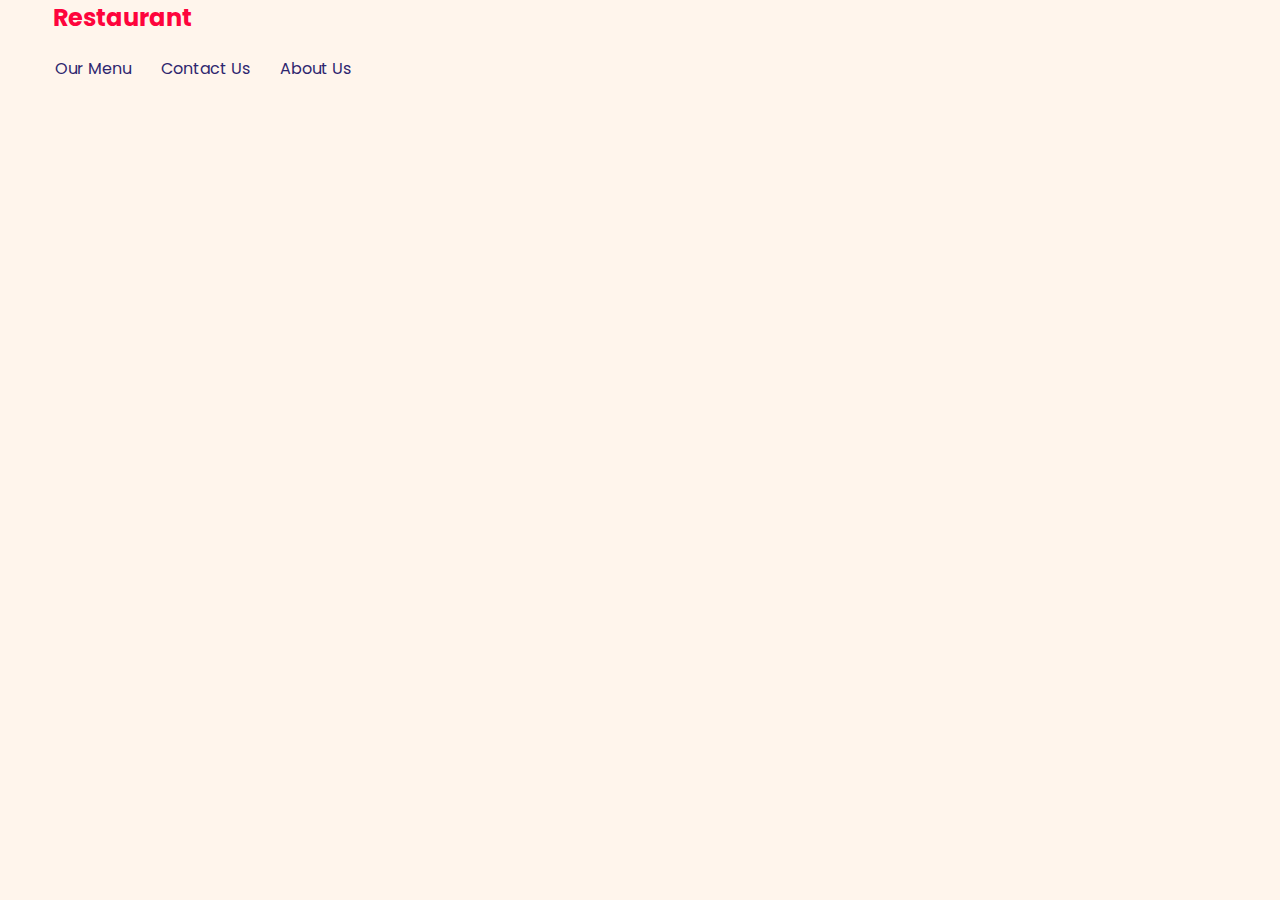
<file: index.html>
<!DOCTYPE html>
<html lang="en">
<head>
    <meta charset="UTF-8">
    <meta name="viewport" content="width=device-width, initial-scale=1.0">
    <link rel="stylesheet" href="style.css">
    <title>Restaurant</title>
</head>
<body>
    <!-- Header -->
    <header>
        <!-- logo -->
        <div class="logo-main">Restaurant</div>
        <!-- menu items -->
        <div class="menu_items">
            <ul>
                <li>Our Menu</li>
                <li>Contact Us</li>
                <li>About Us</li>
            </ul>
        </div>
    </header>


    <script src="/script.js"></script>
</body>
</html>
</file>
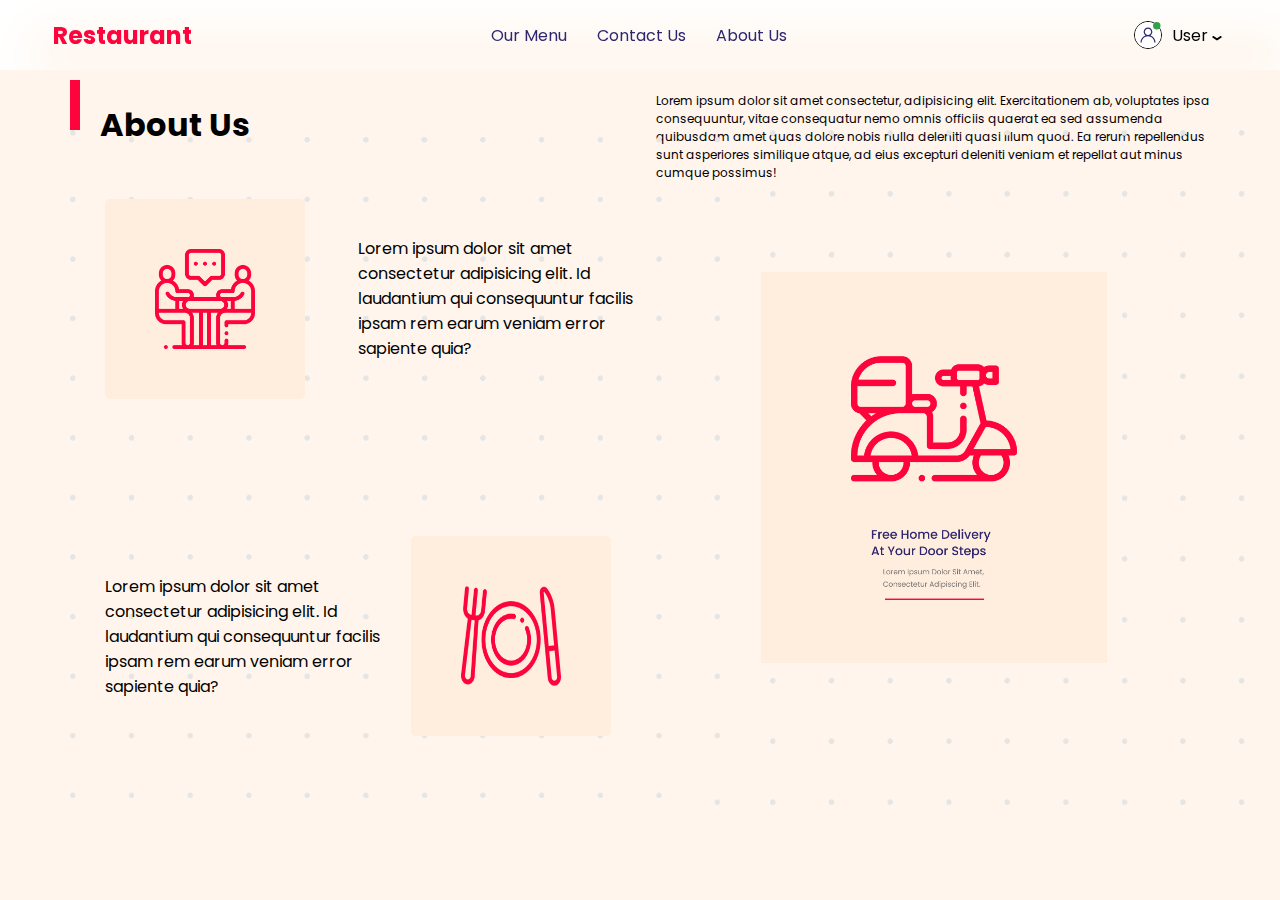
<file: aboutus.html>
<!DOCTYPE html>
<html lang="en">
<head>
    <meta charset="UTF-8">
    <meta name="viewport" content="width=device-width, initial-scale=1.0">
    <link rel="stylesheet" href="style.css">
    <title>Restaurant</title>
</head>
<body> 
    
    <!-- Header -->
    <div class="header-container">
        <!-- logo -->
        <a href="./index.html" class="logo-main">Restaurant</a>
        <!-- menu items -->
        <div class="menu_items">
            <ul>
                <li><a href="/ourmenu.html">Our Menu</a></li>
                <li><a href="/contactus.html">Contact Us</a></li>
                <li><a href="/aboutus.html">About Us</a></li>
            </ul>
            <!-- <a href="./ourmenu.html" class="menu-link">Our Menu</a>
            <a href="./contactus.html" class="menu-link">Contact Us</a>
            <a href="./aboutus.html" class="menu-link">About Us</a> -->
        </div>
        <!-- user section -->
        <div class="user_panel">
            <a href="#" class="usericon">
                <svg xmlns="http://www.w3.org/2000/svg" width="26" height="26" viewBox="0 0 52 52" fill="none">
                    <circle cx="26" cy="26" r="26" fill="white" />
                    <path
                        d="M36.6066 30.3934C34.9729 28.7596 33.0283 27.5502 30.9066 26.8181C33.179 25.253 34.6719 22.6337 34.6719 19.6719C34.6719 14.8902 30.7817 11 26 11C21.2183 11 17.3281 14.8902 17.3281 19.6719C17.3281 22.6337 18.821 25.253 21.0935 26.8181C18.9718 27.5502 17.0272 28.7596 15.3934 30.3934C12.5603 33.2265 11 36.9934 11 41H13.3438C13.3438 34.0213 19.0213 28.3438 26 28.3438C32.9787 28.3438 38.6562 34.0213 38.6562 41H41C41 36.9934 39.4397 33.2265 36.6066 30.3934ZM26 26C22.5107 26 19.6719 23.1613 19.6719 19.6719C19.6719 16.1825 22.5107 13.3438 26 13.3438C29.4893 13.3438 32.3281 16.1825 32.3281 19.6719C32.3281 23.1613 29.4893 26 26 26Z"
                        fill="#2E266F" />
                    <circle cx="43.5" cy="7.5" r="7.5" fill="#31A24C" />
                </svg>
            </a>
            <div class="usr-txt">
                <p>
                    User
    
                    <svg xmlns="http://www.w3.org/2000/svg" width="10" height="5" viewBox="0 0 10 5" fill="none">
                        <path
                            d="M4.47171 4.25311L0.220381 1.35447C-0.0734605 1.15413 -0.0734605 0.830161 0.220381 0.631945L0.926852 0.15026C1.22069 -0.0500867 1.69584 -0.0500867 1.98656 0.15026L5 2.20488L8.01344 0.15026C8.30728 -0.0500867 8.78243 -0.0500867 9.07315 0.15026L9.77962 0.631945C10.0735 0.832292 10.0735 1.15626 9.77962 1.35447L5.52829 4.25311C5.2407 4.45346 4.76555 4.45346 4.47171 4.25311Z"
                            fill="black" />
                    </svg>
                </p>
    
    
            </div>
    
        </div>
    </div>

    <!-- Content container -->
    <div class="aboutus-container">
        <div class="about-title">
            <h1 style="margin-left: 20px;">About Us</h1>
            <p style="width: 50%; font-size: 12px;">Lorem ipsum dolor sit amet consectetur, adipisicing elit. Exercitationem ab, voluptates ipsa consequuntur, vitae consequatur nemo omnis officiis quaerat ea sed assumenda quibusdam amet quas dolore nobis nulla deleniti quasi illum quod. Ea rerum repellendus sunt asperiores similique atque, ad eius excepturi deleniti veniam et repellat aut minus cumque possimus!</p>
        </div>

        <div class="about-container">
            <img src="./assets/Group.png" alt="grid" class="bg-container">
            <img src="./assets/Group-1.png" alt="grid2" class="bg-container" style="margin-left: 50px;">
            <div class="about-content-container">
                <div class="about-leftside">
                    <div class="about-cardbox">
                        <div style="width: 200px; height: 200px; background: #FFEDDE; margin-left: 35px; border-radius: 5px; align-items: center; justify-content: center; display: flex;">
                            <img src="./assets/Icon.png" alt="icon" style="width: 100px; height: 100px;">
                        </div>            
                            <p style="width: 50%; height: fit-content;">Lorem ipsum dolor sit amet consectetur adipisicing elit. Id laudantium qui consequuntur facilis ipsam rem earum veniam error sapiente quia?</p>
                    </div>
                    <div class="about-cardbox">
                        <p style="width: 50%; height: fit-content; margin-left: 35px;">Lorem ipsum dolor sit amet consectetur adipisicing elit. Id laudantium qui consequuntur facilis ipsam rem earum veniam error sapiente quia?</p>
                        <div style="width: 200px; height: 200px; background: #FFEDDE; margin-right: 35px; border-radius: 5px; align-items: center; justify-content: center; display: flex;">
                            <img src="./assets/Icon-dinner.png" alt="icon" style="width: 100px; height: 100px;">
                        </div>
                    </div>
                </div>
                <div class="about-rightside">

                        <img src="./assets/Table3.png" alt="icon" style="width: 60%; justify-content: center; align-items: center; display: flex;">

                </div>
            </div>
        </div>
    </div>

    <!-- location container -->



    <script src="/script.js"></script>
</body>
</html>
</file>
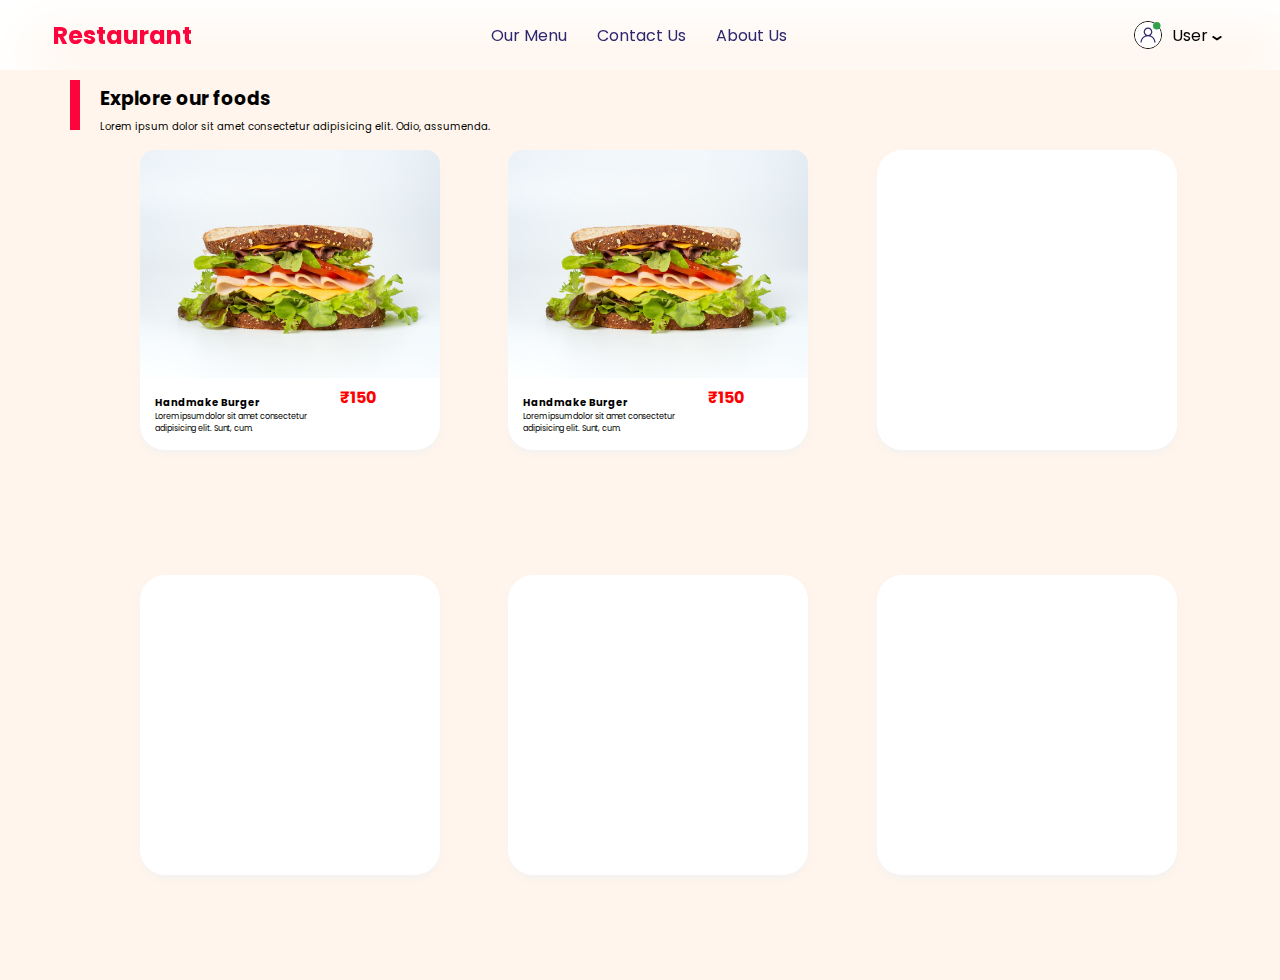
<file: ourmenu.html>
<!DOCTYPE html>
<html lang="en">
<head>
    <meta charset="UTF-8">
    <meta name="viewport" content="width=device-width, initial-scale=1.0">
    <link rel="stylesheet" href="style.css">
    <title>Our Menu</title>
</head>
<body> 
    
    <!-- Header -->
    <div class="header-container">
        <!-- logo -->
        <a href="./index.html" class="logo-main">Restaurant</a>
        <!-- menu items -->
        <div class="menu_items">
            <ul>
                <li><a href="/ourmenu.html">Our Menu</a></li>
                <li><a href="/contactus.html">Contact Us</a></li>
                <li><a href="/aboutus.html">About Us</a></li>
            </ul>
            <!-- <a href="./ourmenu.html" class="menu-link">Our Menu</a>
            <a href="./contactus.html" class="menu-link">Contact Us</a>
            <a href="./aboutus.html" class="menu-link">About Us</a> -->
        </div>
        <!-- user section -->
        <div class="user_panel">
            <a href="#" class="usericon">
                <svg xmlns="http://www.w3.org/2000/svg" width="26" height="26" viewBox="0 0 52 52" fill="none">
                    <circle cx="26" cy="26" r="26" fill="white" />
                    <path
                        d="M36.6066 30.3934C34.9729 28.7596 33.0283 27.5502 30.9066 26.8181C33.179 25.253 34.6719 22.6337 34.6719 19.6719C34.6719 14.8902 30.7817 11 26 11C21.2183 11 17.3281 14.8902 17.3281 19.6719C17.3281 22.6337 18.821 25.253 21.0935 26.8181C18.9718 27.5502 17.0272 28.7596 15.3934 30.3934C12.5603 33.2265 11 36.9934 11 41H13.3438C13.3438 34.0213 19.0213 28.3438 26 28.3438C32.9787 28.3438 38.6562 34.0213 38.6562 41H41C41 36.9934 39.4397 33.2265 36.6066 30.3934ZM26 26C22.5107 26 19.6719 23.1613 19.6719 19.6719C19.6719 16.1825 22.5107 13.3438 26 13.3438C29.4893 13.3438 32.3281 16.1825 32.3281 19.6719C32.3281 23.1613 29.4893 26 26 26Z"
                        fill="#2E266F" />
                    <circle cx="43.5" cy="7.5" r="7.5" fill="#31A24C" />
                </svg>
            </a>
            <div class="usr-txt">
                <p>
                    User
    
                    <svg xmlns="http://www.w3.org/2000/svg" width="10" height="5" viewBox="0 0 10 5" fill="none">
                        <path
                            d="M4.47171 4.25311L0.220381 1.35447C-0.0734605 1.15413 -0.0734605 0.830161 0.220381 0.631945L0.926852 0.15026C1.22069 -0.0500867 1.69584 -0.0500867 1.98656 0.15026L5 2.20488L8.01344 0.15026C8.30728 -0.0500867 8.78243 -0.0500867 9.07315 0.15026L9.77962 0.631945C10.0735 0.832292 10.0735 1.15626 9.77962 1.35447L5.52829 4.25311C5.2407 4.45346 4.76555 4.45346 4.47171 4.25311Z"
                            fill="black" />
                    </svg>
                </p>
    
    
            </div>
    
        </div>
    </div>

    <!-- Content container -->
    <div class="aboutus-container">
        <div class="ourmenu-title">
            <h3 style="margin-left: 20px;">Explore our foods</h3>
            <p style="font-size: 10px; margin-left: 20px;">Lorem ipsum dolor sit amet consectetur adipisicing elit. Odio, assumenda.</p>
        </div>

        <div class="ourmenu-container">
            <div class="foodcard">
                <img src="./assets/burger1.png" alt="burger1" style="background-size: contain; width: 100%;">
                <div style="display: flex;">
                    <div style="display: flex; flex-direction: column; margin: 0 15px; width: 170px; margin-top: 10px;">
                        <Strong style="font-size: 10px;">Handmake Burger</Strong>
                        <small style="font-size: 8px;">Lorem ipsum dolor sit amet consectetur adipisicing elit. Sunt, cum.</small>
                    </div>
                    <strong style="color: red; display: flex;">&#x20B9;150</strong>
                </div>
            </div>
            <div class="foodcard">
                <img src="./assets/burger1.png" alt="burger1" style="background-size: contain; width: 100%;">
                <div style="display: flex;">
                    <div style="display: flex; flex-direction: column; margin: 0 15px; width: 170px; margin-top: 10px;">
                        <Strong style="font-size: 10px;">Handmake Burger</Strong>
                        <small style="font-size: 8px;">Lorem ipsum dolor sit amet consectetur adipisicing elit. Sunt, cum.</small>
                    </div>
                    <strong style="color: red; display: flex;">&#x20B9;150</strong>
                </div>
            </div>
            <div class="foodcard">

            </div>
        </div>
        <div class="ourmenu-container">
            <div class="foodcard">
                
            </div>
            <div class="foodcard">

            </div>
            <div class="foodcard">

            </div>
        </div>


    </div>

    <!-- location container -->



    <script src="/script.js"></script>
</body>
</html>
</file>
<file: style.css>
@import url('https://fonts.googleapis.com/css2?family=Dancing+Script:wght@700&family=Poppins&display=swap');

/* *{
    margin: 0;
    padding: 0;
    overflow-x: hidden;

} */
body{
    position: relative;
    margin: 0;
    padding: 0;
    font-family: Poppins;
    display: flex;
    flex-direction: column;
    /* overflow-x: hidden; */
    background-color: #FFF5EC;;
    width: 100%;
    height: 100vh;
    flex-shrink: 0;
}

.sidebar{
    position: relative;
    display: flex;
    width: 25%;
    height: 100vh;
    background-color: #FE043C;
    justify-content: flex-end;
    margin-left: 75%;
}

.header-container{
    position: fixed;
    /* background-color: aqua; */
    width: 100%;
    height: 70px;
    flex-shrink: 0;
    display: flex;
    align-items: center;
    justify-content: space-between;
    box-shadow: 20px 20px 50px 10px white inset;
}

.logo-main{
    justify-content: center;    
    display: flex;
    flex-direction: column;
    width: 245px;
    /* height: 108px; */
    flex-shrink: 0;
    color: #FE043C;
    text-align: center;
    font-size: 24px;
    font-style: normal;
    font-weight: 700;
    line-height: normal;
    text-decoration: none;
}

.menu_items{
    /* border: 1px solid #2E266F; */
    display: flex;
    width: 490px;
    /* height: 25px; */
    /* flex-shrink: 0; */
    /* justify-content: center; */
}

.menu_items ul{
    display: flex;
    color: #2E266F;
    text-align: center;
    font-size: 16px;
    font-weight: 400;
    list-style: none;
}
.menu_items ul > li{
    padding: 5px;
    display: flex;
    margin: 0 10px;
}
/* .menu_items ul > li:hover{
    background-color: royalblue;
    color: white;
    border-radius: 5px;
    padding: 5px;
} */

.menu_items a{
    text-decoration: none;
    color: #2E266F;
}

.menu_items a:hover{
    /* background-color: royalblue; */
    cursor: pointer;
    text-decoration: none;
    /* color: white;
    border: 1px solid black; */
    border-bottom: 2px solid #FE043C;
}

.user_panel{
    display: flex;
    width: 114px;
    height: 52px;
    flex-shrink: 0;
    align-items: center;
    justify-content: center;
    margin-right: 50px;
}

.usericon{
    border: 1px solid black;
    border-radius: 100%;
    /* display: flex; */
    width: 26px;
    height: 26px;
    margin: 0 10px;
    flex-shrink: 0;
}

.usr_txt{
    display: flex;
    width: 53px;
    height: 11px;
    flex-shrink: 0;
}

.usr_txt > p{
    display: flex;
    width: 36px;
    height: 11px;
    /* flex-direction: column; */
    justify-content: center;
    flex-shrink: 0;
    color: #FFF;
    text-align: center;
    font-family: Poppins;
    font-size: 16px;
    font-style: normal;
    font-weight: 400;
    line-height: normal;
    padding-left: 5px;
}

.content-container{
    display: flex;
    position: fixed;
    width: 100%;
    height: 700px;
    padding: 0 5%;
    flex-shrink: 0;
    margin: 70px 0;
    /* border: 1px solid greenyellow; */
}
.left-container{
    width: 757px;
    height: 430px;
    /* border: 1px solid #FE043C; */
    margin-top: 110px;
}

.title-food{
    margin: 0;
    padding: 0;
    color: #2E266F;
    font-family: Poppins;
    font-size: 100px;
    font-weight: 900;
    opacity: 0.09;
}

.desc-food{
    margin: 0;
    padding: 0;
    color: #2E266F;
    font-family: Poppins;
    font-size: 65px;
    font-weight: 700;
    text-transform: capitalize;
}

.search-container{
    display: flex;
    width: 450px;
    height: auto;
    flex-shrink: 0;
    background-color: white;
    align-items: center;
    justify-content: space-between;
}

.search-container > input{
    padding: 20px 35px;
    border: none;
    outline: none;
    font-size: 20px;
}

.search-container > button{
    background-color: #FE043C;
    border: none;
    padding: 15px 45px;
    color: white;
    font-size: 15px;
    font-weight: 600;
    border-radius: 60px 0px 0px 0px;
    cursor: pointer;
}

.location-container{
    position: fixed;
    display: flex;
    width: 280px;
    height: 65px;
    background-color: #FE043C;
    flex-shrink: 0;
    justify-content: center;
    align-items: center;
    left: 0;
    bottom: 0;
    margin-bottom: 20px;
    border-radius: 0px 100px 100px 0px;
}

.location-container > p{
    color: #FFF;
    margin-left: 10px;
    font-size: 30px;
    font-weight: 500;
    line-height: 90px; /* 300% */
    text-transform: capitalize;
}

.right-container{
    display: flex;
    position: relative;
    background-image: url(./assets/VectorBG.svg);
    background-size: 70%;
    background-repeat: repeat-y;
    margin: 70px 0 70px 0;
    width: 450px;
    height: 100%;
    align-items: center;
    justify-content: center;
    /* border: 1px solid royalblue; */
}

.lettuce{
    position: relative;
    width: 300px;
    top: -200px;
}

.food_1{
    position: absolute;
    width: 500px;
    top: 100px;
}


/* About us */
.aboutus-container{
    display: flex;
    flex-direction: column;
    width: 90%;
    height: 100vh;
    margin: 80px 70px 0 70px;
    /* border: 1px solid black; */
}

.about-title{
    justify-content: space-between;
    display: flex;
    width: 100%;
    height: 50px;
    border-left: 10px solid #FE043C;
    /* border: 1px solid greenyellow; */
}



.about-container{
    display: flex;
    width: 100%;
    height: 75vh;
    /* height: 100vh; */
    /* border: 1px solid blue; */
}

.bg-container{
    width: 650px;
    position: relative;
}

.about-content-container{
    display: flex;
    /* flex-direction: column; */
    position: absolute;
    width: 90%;
    height: 75vh;
    /* background: rgba(221, 225, 115, 0.2); */
}

.about-leftside{
    display: flex;
    flex-direction: column;
    width: 50%;
    /* height: 100vh; */
    /* border: 1px solid rgb(212, 32, 32); */
    justify-content: space-between;
    align-items: center;
    /* text-align: center; */
}

.about-cardbox{
    display: flex;
    width: 100%;
    height: 50%;
    align-items: center;
    /* border: 1px solid rgb(48, 48, 3); */
    justify-content: space-between;
}

.about-right-cardbox{
    display: flex;
    width: 100%;
    height: 50%;
    align-items: center;
    /* border: 1px solid rgb(48, 48, 3); */
    justify-content: center;
    align-items: center;
}

.about-rightside{
    width: 50%;
    /* height: 100vh; */
    /* border: 1px solid rgb(61, 31, 227); */
    justify-content: center; 
    align-items: center; 
    display: flex;
}

/* Our menu */

.ourmenu-title{
    /* justify-content: space-between; */
    display: flex;
    flex-direction: column;
    width: 100%;
    height: 50px;
    border-left: 10px solid #FE043C;
    line-height: 0;
}

.ourmenu-container{
    display: flex;
    /* flex-direction: column; */
    width: 90%;
    height: 100vh;
    margin: 20px 70px;
    justify-content: space-between;
    /* border: 1px solid black; */
}

.foodcard{
    width: 300px;
    height: 300px;
    border-radius: 25px;
    background: #FFF;
    box-shadow: 0px 4px 4px 0px rgba(235, 241, 245, 0.50);
}
</file>
